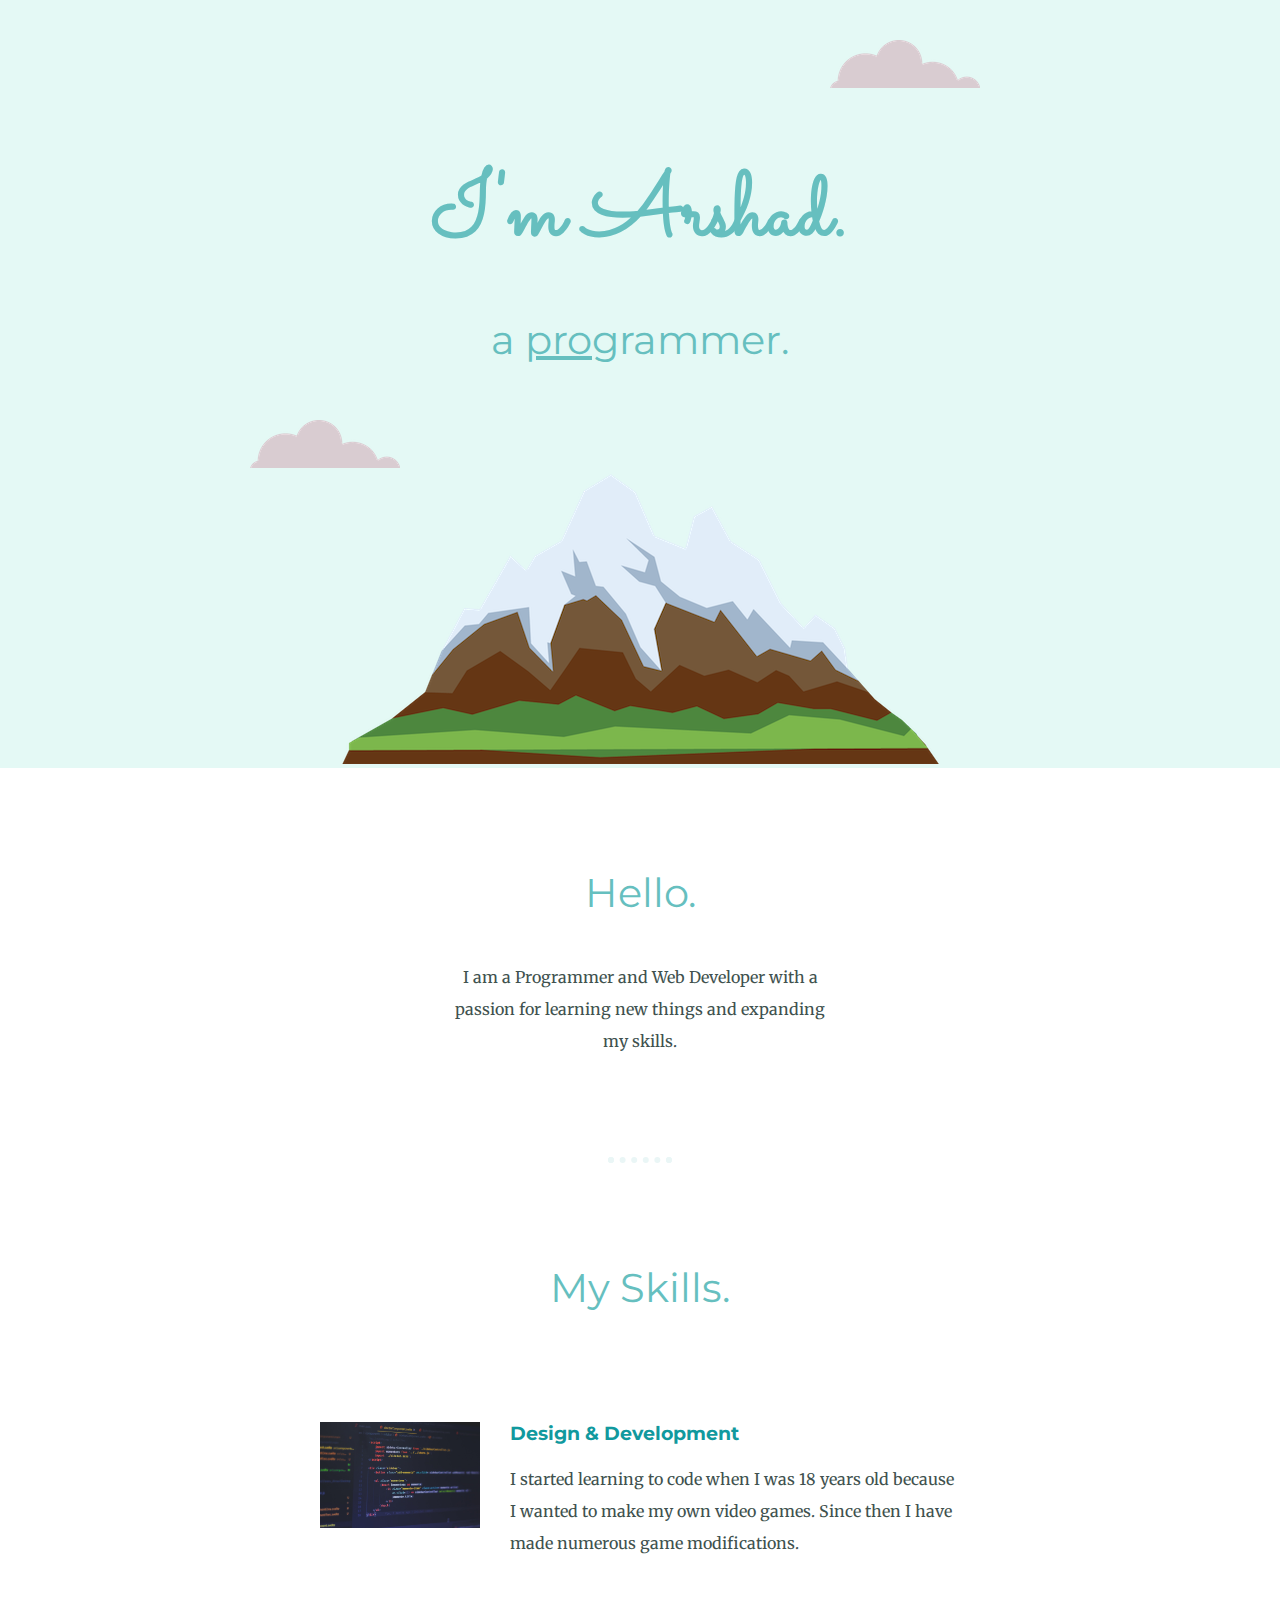
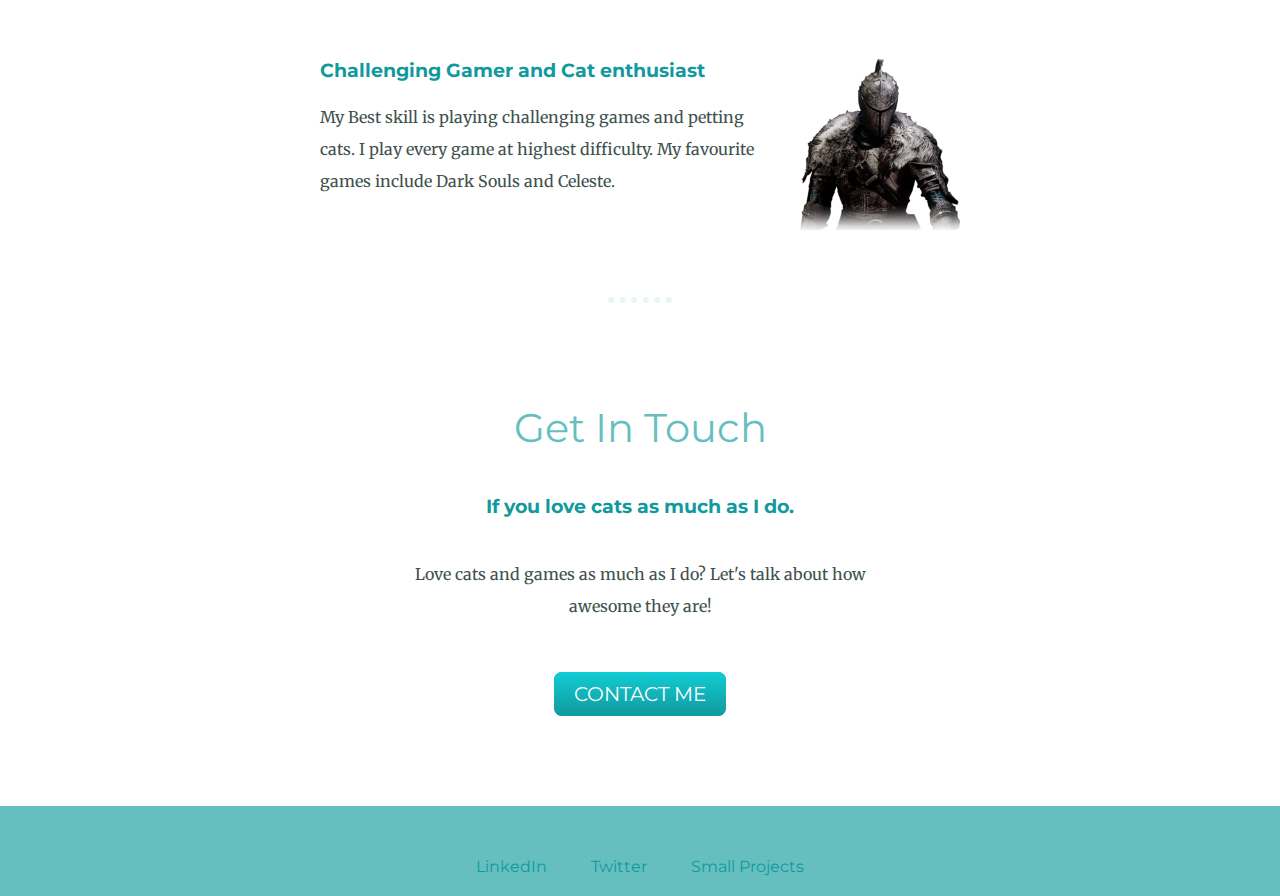
<file: index.html>
<!DOCTYPE html>
<html>

<head>
  <meta charset="utf-8">
  <title>Shaik Arshad</title>
  <link rel="stylesheet" href="css/styles.css">
  <link href="https://fonts.googleapis.com/css?family=Merriweather|Montserrat|Sacramento" rel="stylesheet">
  <link rel="icon" href="favicon.ico">
</head>

<body>
  <div class="top-container">
    <img class="top-cloud" src="images/cloud.png" alt="cloud">
    <div class="title-text">
      <h1>I'm Arshad.</h1>
      <h2>a <span class="pro">pro</span>grammer.</h2>
    </div>
    <img class="bottom-cloud" src="images/cloud.png" alt="cloud">
    <img class="mountain" src="images/mountain.png" alt="mountain-img">
  </div>

  <div class="middle-container">
    <div class="profile">
      <h2>Hello.</h2>
      <p class="intro">I am a Programmer and Web Developer with a passion for learning new things and expanding my skills.</p>
    </div>
    <hr>
    <div class="skills">
      <h2>My Skills.</h2>
      <div class="skill-row">
        <img class="code-img" src="images/coding.png" alt="code-img">

        <h3>Design & Development</h3>
        <p>I started learning to code when I was 18 years old because I wanted to make my own video games. Since then I have made numerous game modifications.</p>

      </div>
      <div class="skill-row">
        <img class="chilli-img" src="images/dark-souls2.png" alt="dark_souls2-img">

        <h3>Challenging Gamer and Cat enthusiast</h3>
        <p>My Best skill is playing challenging games and petting cats. I play every game at highest difficulty. My favourite games include Dark Souls and Celeste.</p>

      </div>
    </div>
    <hr>
    <div class="contact-me">
      <h2>Get In Touch</h2>
      <h3>If you love cats as much as I do.</h3>
      <p class="contact-message">Love cats and games as much as I do? Let's talk about how awesome they are!</p>
      <a class="btn" href="mailto:shaikarshad7658.com">CONTACT ME</a>
    </div>
  </div>


  <div class="bottom-container">
    <a class="footer-link" href="">LinkedIn</a>
    <a class="footer-link" href="">Twitter</a>
    <a class="footer-link" href="">Small Projects</a>     	
  </div>
</body>

</html>
</file>
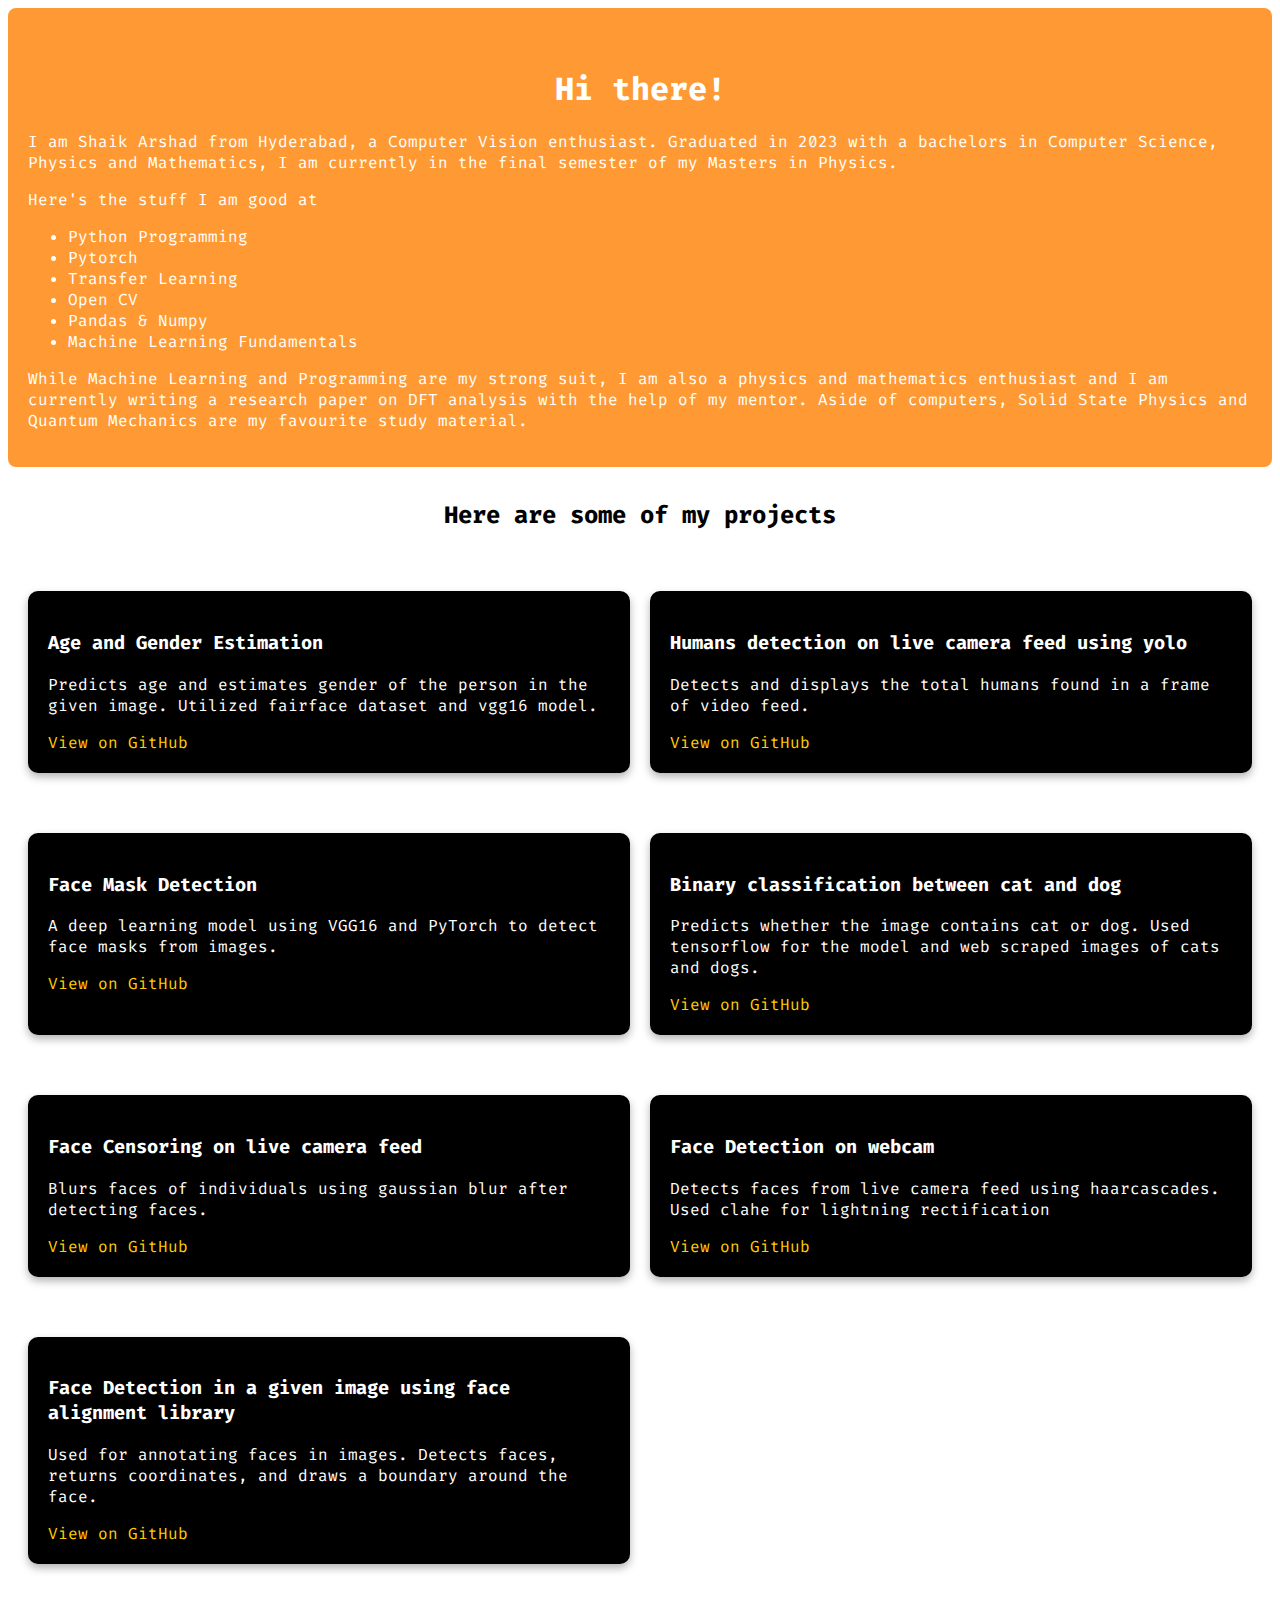
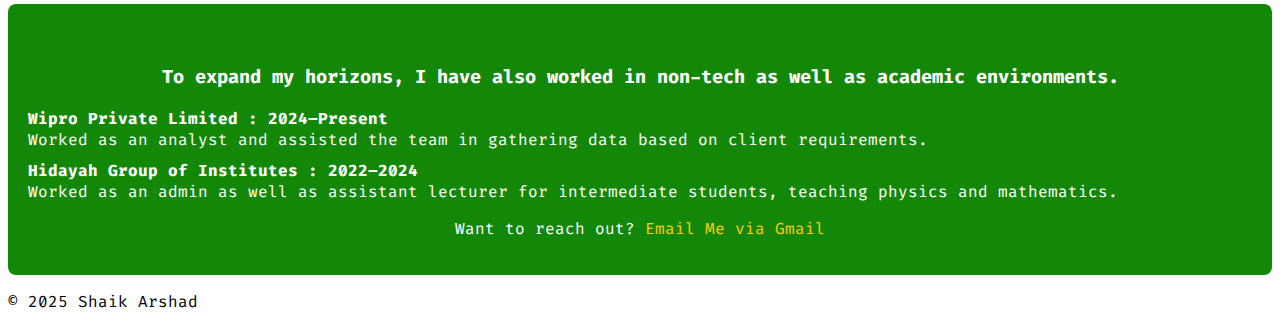
<file: main.html>
<!DOCTYPE html>
<html lang="en">
<head>
  <meta charset="UTF-8" />
  <meta name="viewport" content="width=device-width, initial-scale=1.0" />
  <title>My Project Showcase</title>
  <link rel="stylesheet" href="styles.css" />
  <link href="https://fonts.googleapis.com/css2?family=Fira+Code&display=swap" rel="stylesheet">
</head>
<body>
  <main>
    <section class="intro">
        <h1>Hi there!</h1>
        <p>I am Shaik Arshad from Hyderabad, a Computer Vision enthusiast. Graduated in 2023 with a bachelors in Computer Science, Physics and Mathematics, I am currently in the final semester of my Masters in Physics.</p>
        <p>Here's the stuff I am good at</p>
        <ul>
            <li>Python Programming</li>
            <li>Pytorch</li>
            <li>Transfer Learning</li>
            <li>Open CV</li>
            <li>Pandas & Numpy</li>
            <li>Machine Learning Fundamentals</li>
          </ul>
        <p>While Machine Learning and Programming are my strong suit, I am also a physics and mathematics enthusiast and I am currently writing a research paper on DFT analysis with the help of my mentor. Aside of computers, Solid State Physics and Quantum Mechanics are my favourite study material.</p>
    </section>
    <section class="projects">
  <h4>Here are some of my projects</h4>
  <div class="project-grid"> <!-- Change class name to project-grid -->
    <div class="project-card">
      <h3>Age and Gender Estimation</h3>
      <p>Predicts age and estimates gender of the person in the given image. Utilized fairface dataset and vgg16 model.</p>
      <a href="" target="_blank">View on GitHub</a>
    </div>
    <div class="project-card">
      <h3>Humans detection on live camera feed using yolo</h3>
      <p>Detects and displays the total humans found in a frame of video feed.</p>
      <a href="" target="_blank">View on GitHub</a>
    </div>
    <div class="project-card">
      <h3>Face Mask Detection</h3>
      <p>A deep learning model using VGG16 and PyTorch to detect face masks from images.</p>
      <a href="" target="_blank">View on GitHub</a>
    </div>
    <div class="project-card">
      <h3>Binary classification between cat and dog</h3>
      <p>Predicts whether the image contains cat or dog. Used tensorflow for the model and web scraped images of cats and dogs.</p>
      <a href="" target="_blank">View on GitHub</a>
    </div>
    <div class="project-card">
      <h3>Face Censoring on live camera feed</h3>
      <p>Blurs faces of individuals using gaussian blur after detecting faces.</p>
      <a href="" target="_blank">View on GitHub</a>
    </div>
    <div class="project-card">
      <h3>Face Detection on webcam</h3>
      <p>Detects faces from live camera feed using haarcascades. Used clahe for lightning rectification</p>
      <a href="" target="_blank">View on GitHub</a>
    </div>
    <div class="project-card">
      <h3>Face Detection in a given image using face alignment library</h3>
      <p>Used for annotating faces in images. Detects faces, returns coordinates, and draws a boundary around the face.</p>
      <a href="" target="_blank">View on GitHub</a>
    </div>
  </div> <!-- Close the project-grid div -->
</section>
    <section class="final">
        <h3>To expand my horizons, I have also worked in non-tech as well as academic environments.</h3>
        <ul>
          <li>
            <strong>Wipro Private Limited : 2024–Present</strong><br>
            Worked as an analyst and assisted the team in gathering data based on client requirements.
          </li>
          <li>
            <strong>Hidayah Group of Institutes : 2022–2024</strong><br>
            Worked as an admin as well as assistant lecturer for intermediate students, teaching physics and mathematics.
          </li>
        </ul>
        
        <p>Want to reach out? <a href="https://mail.google.com/mail/?view=cm&to=shaikarshad7658@gmail.com" target="_blank">Email Me via Gmail</a></p>
    </section>
  </main>

  <footer>
    <p>© 2025 Shaik Arshad</p>
  </footer>
</body>
</html>
</file>
<file: css/styles.css>
body {
  color: #40514E;
  margin: 0;
  text-align: center;
  font-family: 'Merriweather', serif;
}

h1 {
  color: #66BFBF;
  font-size: 5.625rem;
  margin: 50px auto 0 auto;
  font-family: 'Sacramento', cursive;
}

h2 {
  color: #66BFBF;
  font-family: 'Montserrat', sans-serif;
  font-size: 2.5rem;
  font-weight: normal;
  padding-bottom: 10px;
}

h3 {
  color: #11999E;
  font-family: 'Montserrat', sans-serif;
}

p {
  line-height: 2;
}

hr {
  border: dotted #EAF6F6 6px;
  border-bottom: none;
  width: 4%;
  margin: 100px auto;
}

a{
  color: #11999E;
  font-family: 'Montserrat', sans-serif;
  margin: 10px 20px;
  text-decoration: none;
}

a:hover {
  color: #EAF6F6;
}

.top-container {
  background-color: #E4F9F5;
  position: relative;
  padding-top: 100px;
}

.middle-container {
  margin: 100px 0;
}

.bottom-container {
  background-color: #66BFBF;
  padding: 50px 0 20px;
}

.skill-row {
  width: 50%;
  margin: 100px auto 100px auto;
  text-align: left;
}

.pro {
  text-decoration: underline;
}

.intro {
  width: 30%;
  margin: auto;
}

.contact-message {
  width: 40%;
  margin: 40px auto 60px;
}

.copyright {
  color: #EAF6F6;
  font-size: 0.75rem;
  padding: 20px 0;
}

.top-cloud {
  position: absolute;
  right: 300px;
  top: 40px;
}

.bottom-cloud {
  position: absolute;
  left: 250px;
  bottom: 300px;
}

.code-img {
  width: 25%;
  float: left;
  margin-right: 30px;
}

.chilli-img {
  width: 25%;
  float: right;
  margin-left: 30px;
}

.btn {
  background: #11cdd4;
  background-image: -webkit-linear-gradient(top, #11cdd4, #11999e);
  background-image: -moz-linear-gradient(top, #11cdd4, #11999e);
  background-image: -ms-linear-gradient(top, #11cdd4, #11999e);
  background-image: -o-linear-gradient(top, #11cdd4, #11999e);
  background-image: linear-gradient(to bottom, #11cdd4, #11999e);
  -webkit-border-radius: 8;
  -moz-border-radius: 8;
  border-radius: 8px;
  font-family: 'Montserrat', sans-serif;
  color: #ffffff;
  font-size: 20px;
  padding: 10px 20px 10px 20px;
  text-decoration: none;
}

.btn:hover {
  background: #30e3cb;
  background-image: -webkit-linear-gradient(top, #30e3cb, #2bc4ad);
  background-image: -moz-linear-gradient(top, #30e3cb, #2bc4ad);
  background-image: -ms-linear-gradient(top, #30e3cb, #2bc4ad);
  background-image: -o-linear-gradient(top, #30e3cb, #2bc4ad);
  background-image: linear-gradient(to bottom, #30e3cb, #2bc4ad);
  text-decoration: none;
}
</file>
<file: styles.css>
body {
    font-family: 'Fira Code', monospace;
  }
  
  .intro {
    background-color: #FF9933;
    padding: 20px;
    color: white; /* Ensures the text is readable */
    border-radius: 8px; /* Optional: adds smooth corners */
  }
  
  .intro h1 {
    text-align: center;       
    margin-top: 40px;
  }
  
  .project-card {
    background-color: #000;         /* Black background */
    color: #fff;                    /* White text */
    padding: 20px;
    margin: 20px 0;
    border-radius: 10px;            /* Rounded corners */
    box-shadow: 0 4px 8px rgba(0, 0, 0, 0.3); /* Soft shadow */
  }
  
  .project-card a {
    color: #ffcc00;                 /* Optional: gold-colored link */
    text-decoration: none;
  }
  
  .project-card a:hover {
    text-decoration: underline;
  }
  
  /* Project grid container with two columns per row */
  .project-grid {
    display: grid;
    grid-template-columns: repeat(2, 1fr); /* Two cards per row */
    gap: 20px;
    width: 100%;                           /* Ensure it stretches across the screen */
    padding: 20px;                         /* Optional: add padding around the grid */
    box-sizing: border-box;                /* Ensures padding doesn't affect layout */
  }
  
  /* Optional: If you want cards to be full width in smaller screens */
  @media (max-width: 768px) {
    .project-grid {
      grid-template-columns: 1fr; /* One card per row */
    }
  }
  .projects h4 {
    text-align: center; /* Center the heading */
    font-size: 1.5rem;  /* Optional: adjust the size */
    margin-bottom: 20px; /* Optional: adjust space below the heading */
  }
  
  .final {
    background-color: #138808; /* Indian flag green */
    padding: 20px;
    color: white; /* Ensures the text is readable */
    border-radius: 8px; /* Optional: adds smooth corners */
  }
  
  .final h3 {
    text-align: center;
    margin-top: 40px;
  }
  
  .final ul {
    list-style-type: none; /* Remove default bullet points */
    padding: 0; /* Remove padding */
  }
  
  .final li {
    margin-bottom: 10px; /* Add some space between list items */
  }
  
  .final p {
    text-align: center; /* Center the paragraph */
  }
  
  .final a {
    color: #ffcc00; /* Optional: gold-colored link */
    text-decoration: none;
  }
  
  .final a:hover {
    text-decoration: underline;
  }
</file>
